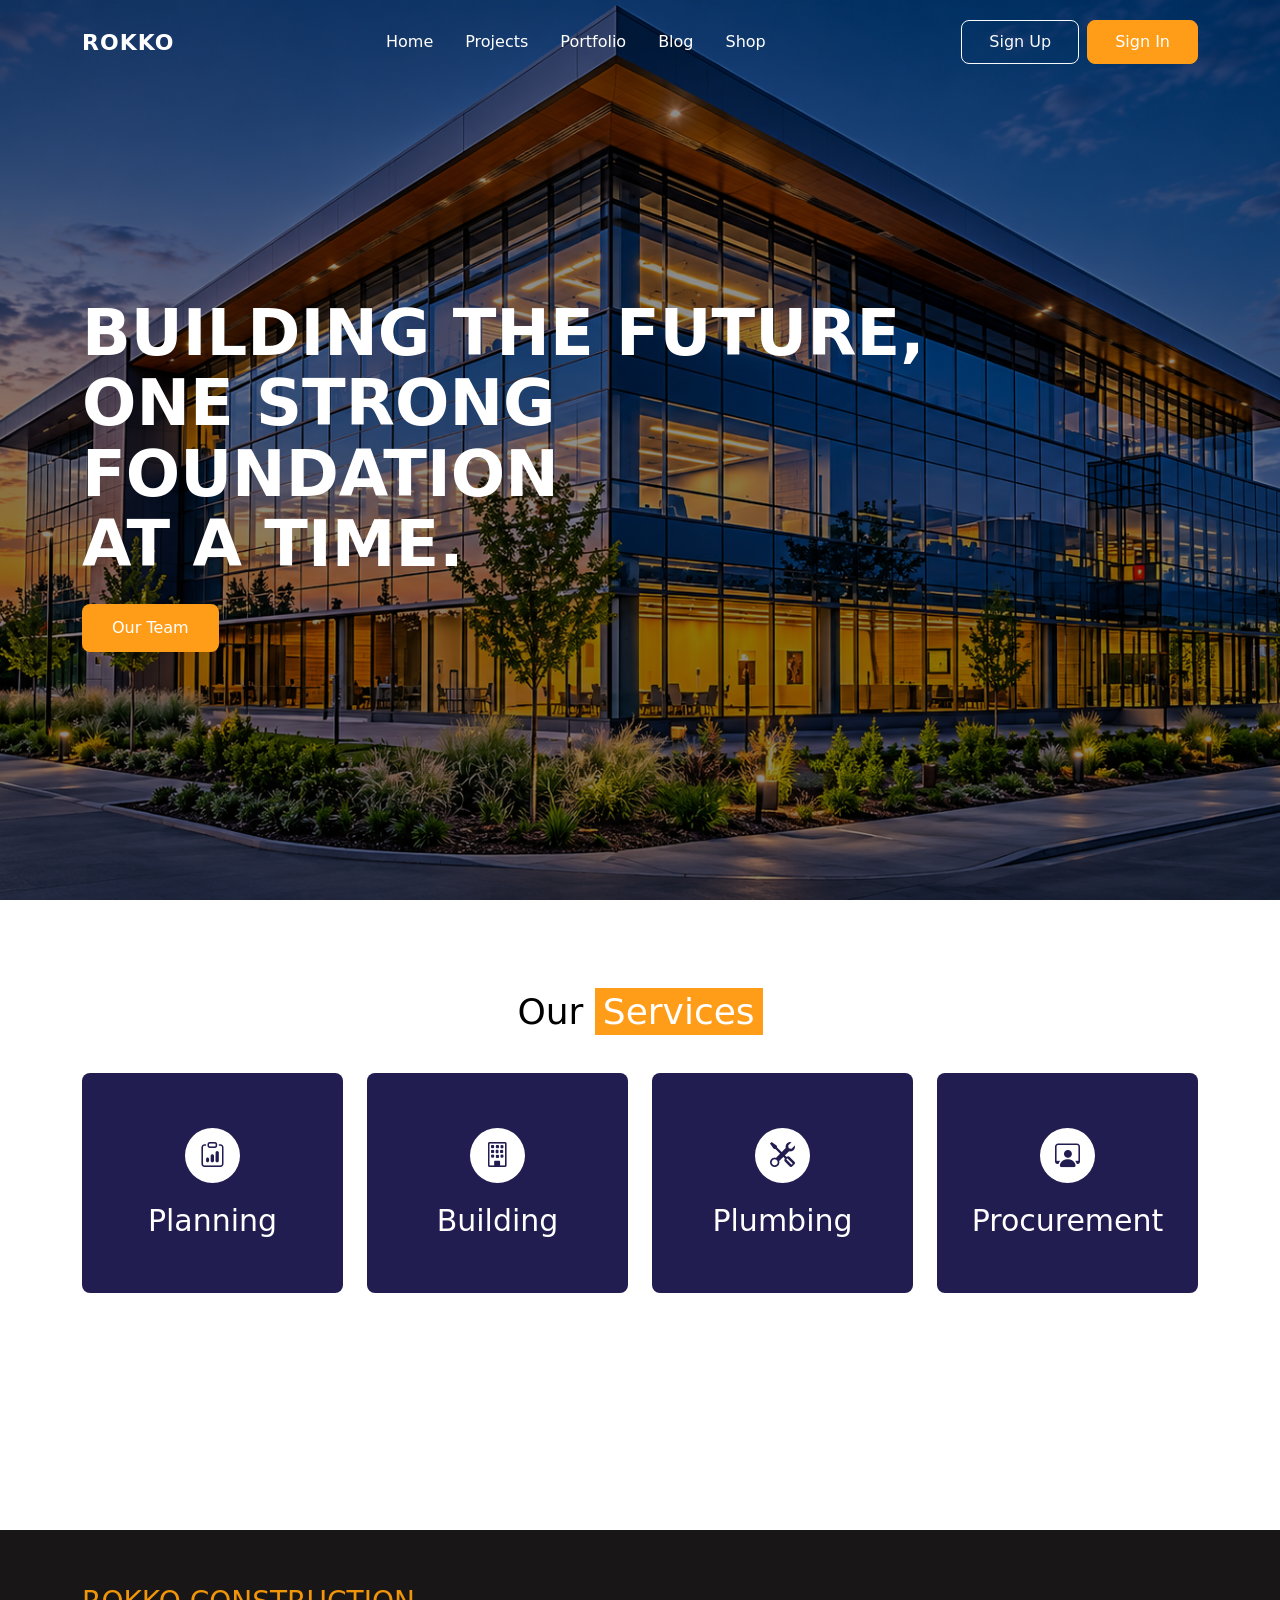
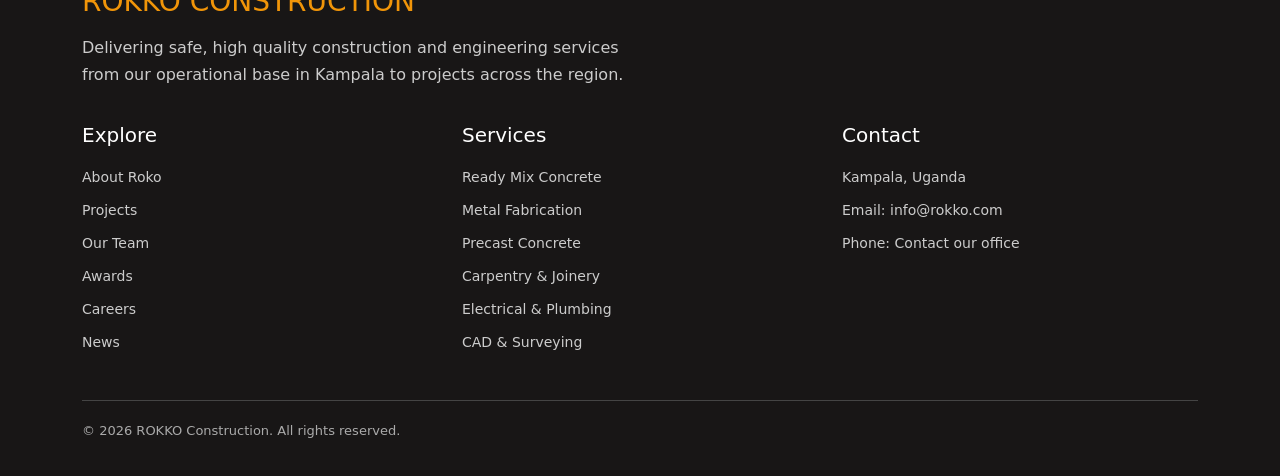
<file: index.html>
<!doctype html>
<html lang="en">
  <head>
    <meta charset="UTF-8" />
    <meta name="viewport" content="width=device-width, initial-scale=1.0" />
    <title>ROKKO Building</title>

    <link
      href="https://cdn.jsdelivr.net/npm/bootstrap@5.3.8/dist/css/bootstrap.min.css"
      rel="stylesheet"
      integrity="sha384-sRIl4kxILFvY47J16cr9ZwB07vP4J8+LH7qKQnuqkuIAvNWLzeN8tE5YBujZqJLB"
      crossorigin="anonymous"
    />

    <link
      rel="stylesheet"
      href="https://cdn.jsdelivr.net/npm/bootstrap-icons@1.13.1/font/bootstrap-icons.min.css"
    />

    <link rel="stylesheet" href="style.css" />
  </head>

  <body>
    <nav
      class="navbar navbar-expand-lg navbar-dark fixed-top bg-transparent"
      id="mainNavbar"
    >
      <div class="container">
        <a class="navbar-brand fw-bold" href="index.html">ROKKO</a>

        <button
          class="navbar-toggler"
          type="button"
          data-bs-toggle="collapse"
          data-bs-target="#navbarContent"
        >
          <span class="navbar-toggler-icon"></span>
        </button>

        <div class="collapse navbar-collapse pageLinks" id="navbarContent">
          <ul class="navbar-nav mx-auto gap-lg-3">
            <li class="nav-item">
              <a class="nav-link text-white" href="index.html">Home</a>
            </li>

            <li class="nav-item">
              <a class="nav-link text-white" href="projects.html">Projects</a>
            </li>

            <li class="nav-item">
              <a class="nav-link text-white" href="portfolio.html">Portfolio</a>
            </li>

            <li class="nav-item">
              <a class="nav-link text-white" href="blog.html">Blog</a>
            </li>

            <li class="nav-item">
              <a class="nav-link text-white" href="shop.html">Shop</a>
            </li>
          </ul>

          <div class="d-flex gap-2">
            <a href="signup.html" class="btn btn-outline-light">Sign Up</a>
            <a href="signin.html" class="btn btn-warning text-white">Sign In</a>
          </div>
        </div>
      </div>
    </nav>

    <section class="hero">
      <div class="container hero-content">
        <h1 class="hero-title">
          BUILDING THE FUTURE,<br />
          ONE STRONG FOUNDATION<br />
          AT A TIME.
        </h1>

        <a href="team.html" class="btn btn-warning text-white hero-button">
          Our Team
        </a>
      </div>
    </section>

    <section class="services" id="services">
      <div class="container">
        <h2 class="services-heading">Our <span>Services</span></h2>

        <div class="row g-4">
          <div class="col-12 col-sm-6 col-lg-3">
            <div class="service-card reveal">
              <div class="service-icon">
                <i class="bi bi-clipboard-data"></i>
              </div>
              <h3>Planning</h3>
            </div>
          </div>

          <div class="col-12 col-sm-6 col-lg-3">
            <div class="service-card reveal">
              <div class="service-icon">
                <i class="bi bi-building"></i>
              </div>
              <h3>Building</h3>
            </div>
          </div>

          <div class="col-12 col-sm-6 col-lg-3">
            <div class="service-card reveal">
              <div class="service-icon">
                <i class="bi bi-tools"></i>
              </div>
              <h3>Plumbing</h3>
            </div>
          </div>

          <div class="col-12 col-sm-6 col-lg-3">
            <div class="service-card reveal">
              <div class="service-icon">
                <i class="bi bi-person-workspace"></i>
              </div>
              <h3>Procurement</h3>
            </div>
          </div>
        </div>
      </div>
    </section>

    <footer>
      <div class="container">
        <div class="footer-intro">
          <h1 class="footer-logo">ROKKO CONSTRUCTION</h1>

          <p>
            Delivering safe, high quality construction and engineering services
            from our operational base in Kampala to projects across the region.
          </p>
        </div>

        <div class="row g-4 footer-links">
          <div class="col-6 col-md-4">
            <h2>Explore</h2>
            <a href="#">About Roko</a>
            <a href="#">Projects</a>
            <a href="#">Our Team</a>
            <a href="#">Awards</a>
            <a href="#">Careers</a>
            <a href="#">News</a>
          </div>

          <div class="col-6 col-md-4">
            <h2>Services</h2>
            <a href="#">Ready Mix Concrete</a>
            <a href="#">Metal Fabrication</a>
            <a href="#">Precast Concrete</a>
            <a href="#">Carpentry & Joinery</a>
            <a href="#">Electrical & Plumbing</a>
            <a href="#">CAD & Surveying</a>
          </div>

          <div class="col-12 col-md-4">
            <h2>Contact</h2>
            <p>Kampala, Uganda</p>
            <p>Email: info@rokko.com</p>
            <p>Phone: Contact our office</p>
          </div>
        </div>

        <div class="footer-bottom">
          <p>&copy; 2026 ROKKO Construction. All rights reserved.</p>
        </div>
      </div>
    </footer>

    <script
      src="https://cdn.jsdelivr.net/npm/bootstrap@5.3.8/dist/js/bootstrap.bundle.min.js"
      integrity="sha384-FKyoEForCGlyvwx9Hj09JcYn3nv7wiPVlz7YYwJrWVcXK/BmnVDxM+D2scQbITxI"
      crossorigin="anonymous"
    ></script>

    <script src="script.js"></script>
  </body>
</html>
</file>
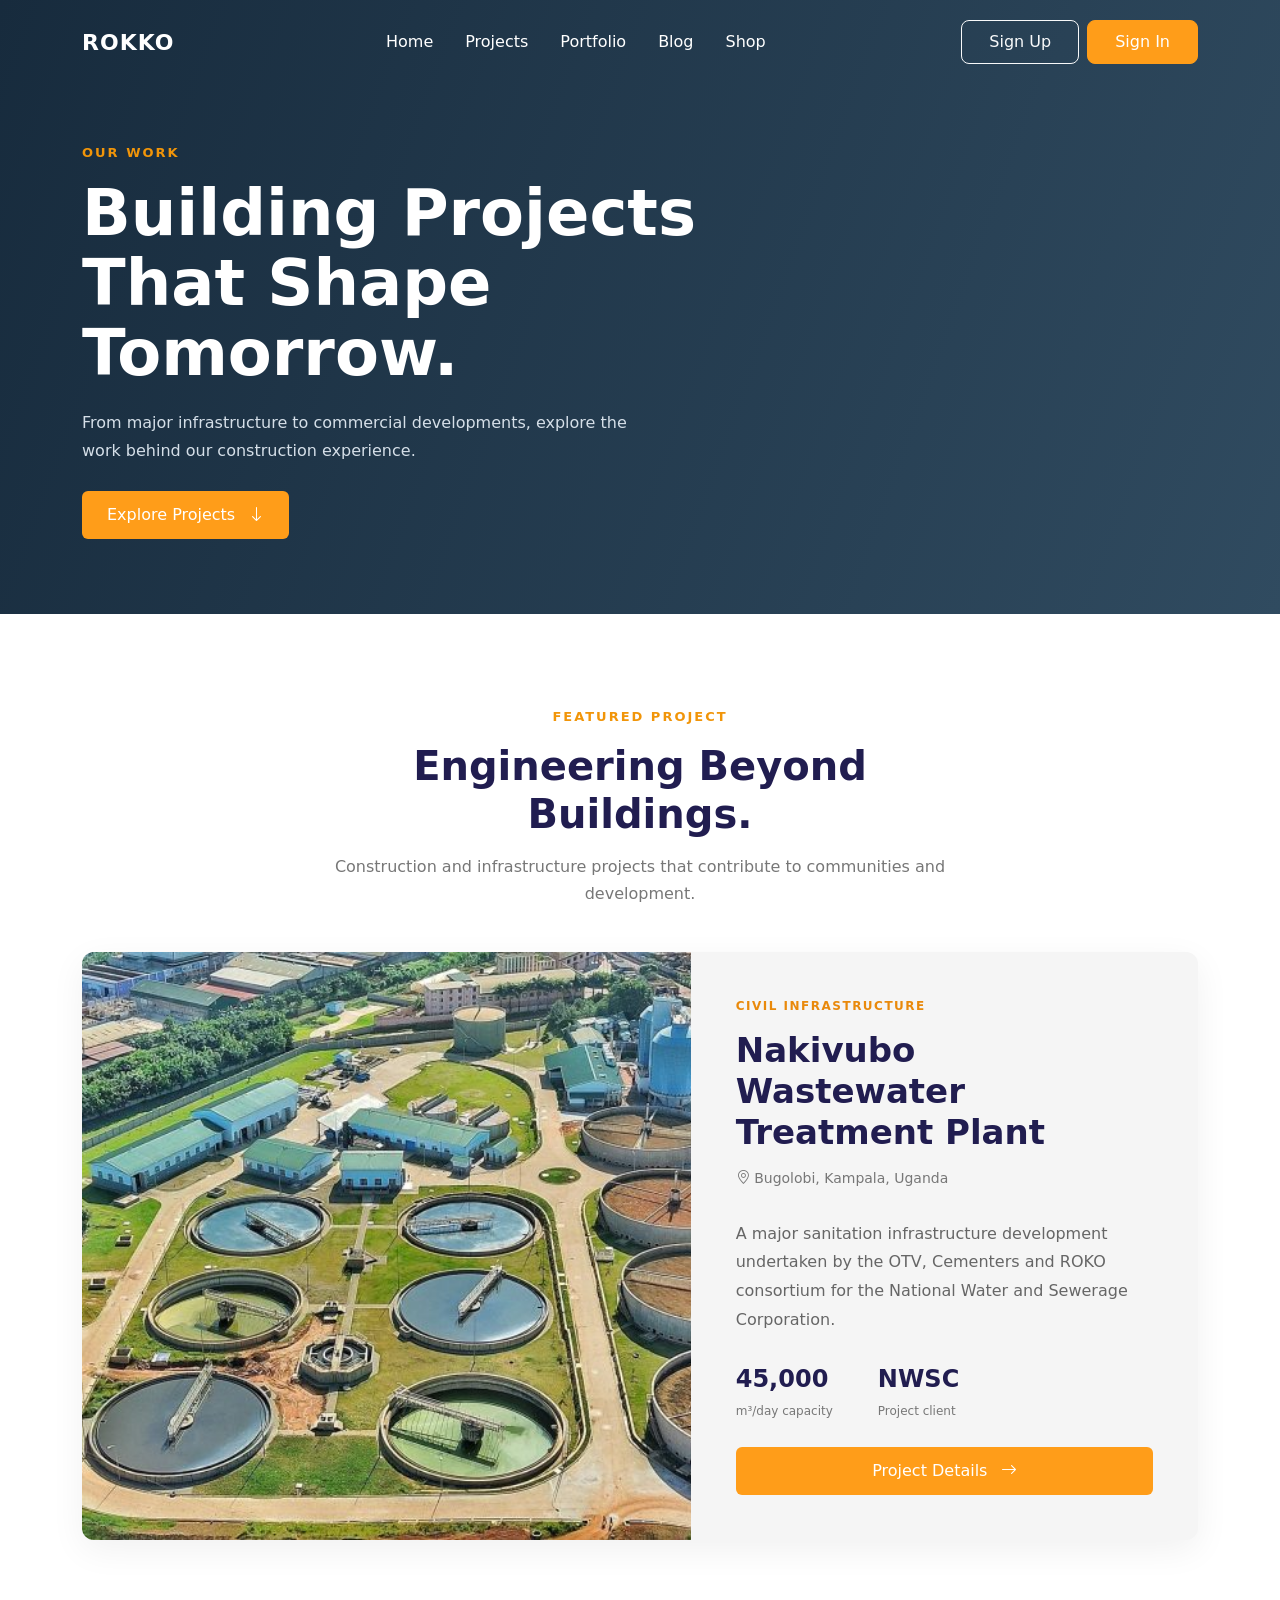
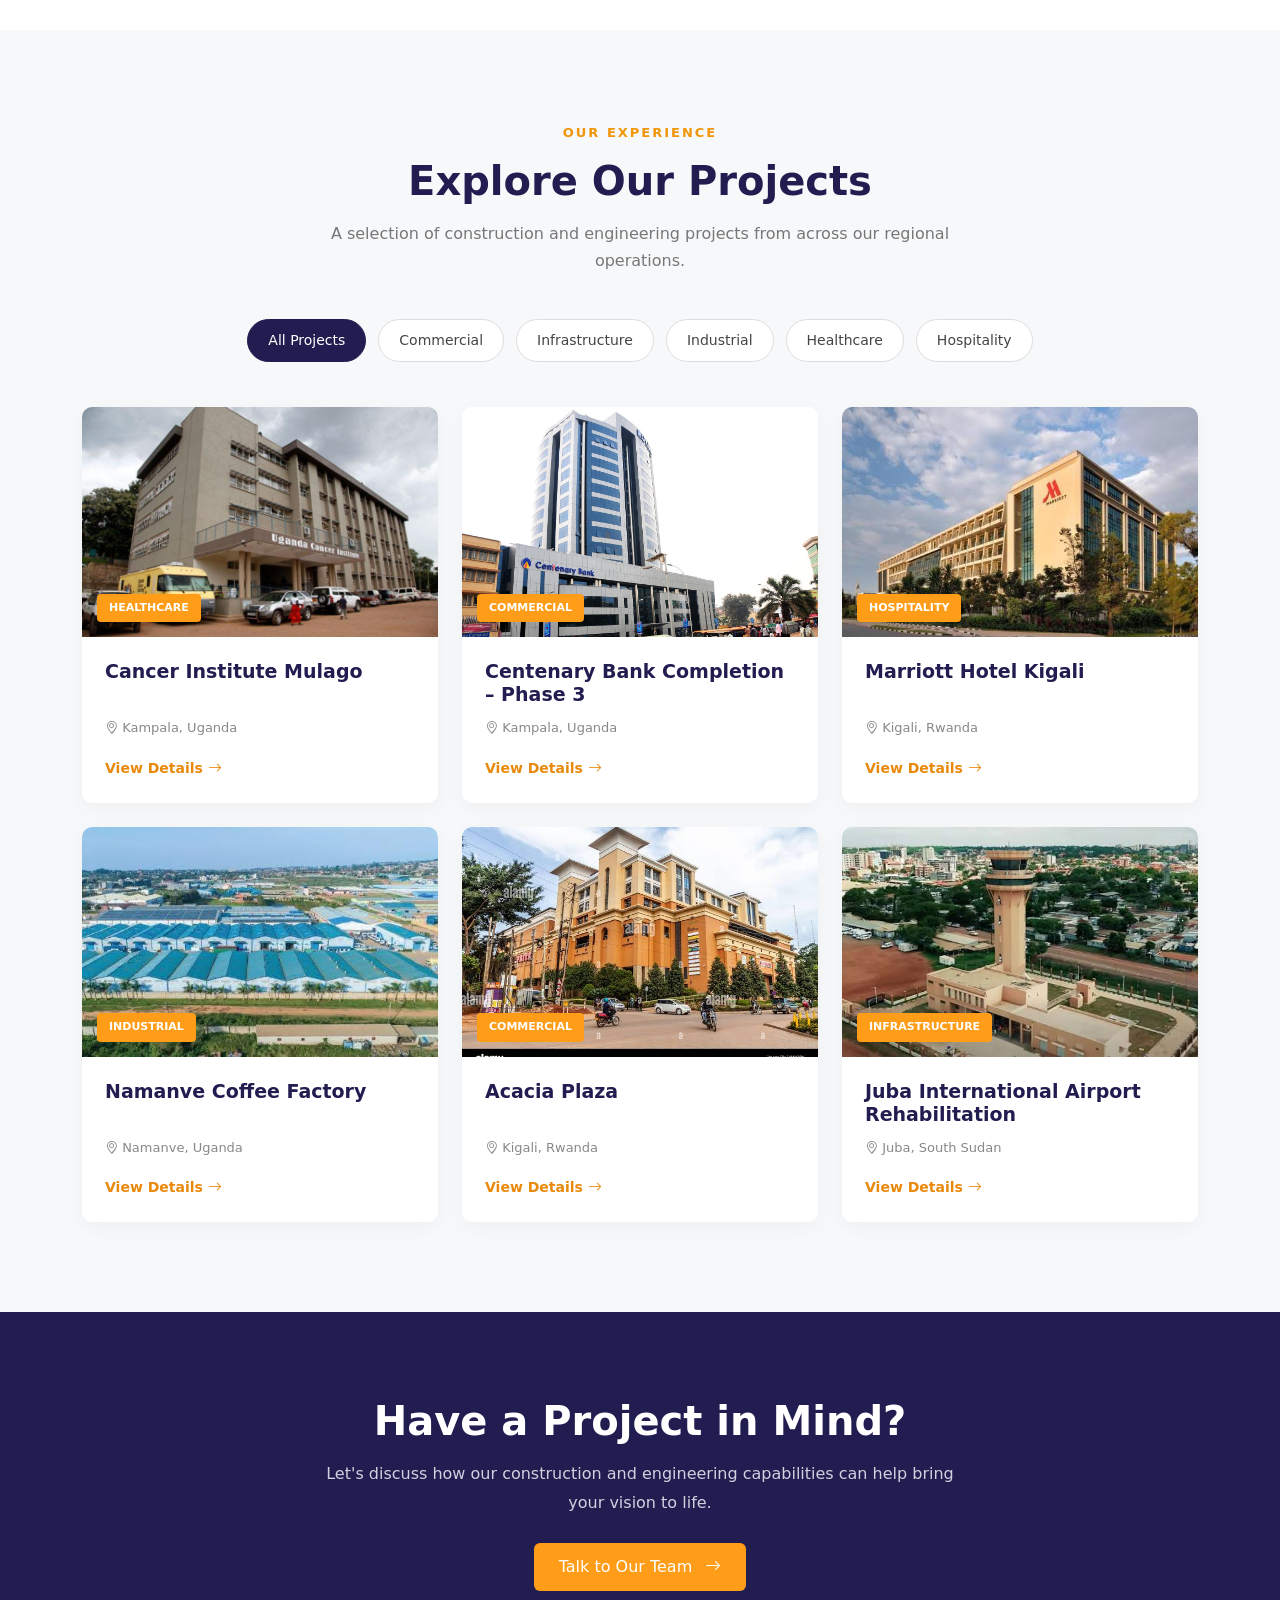
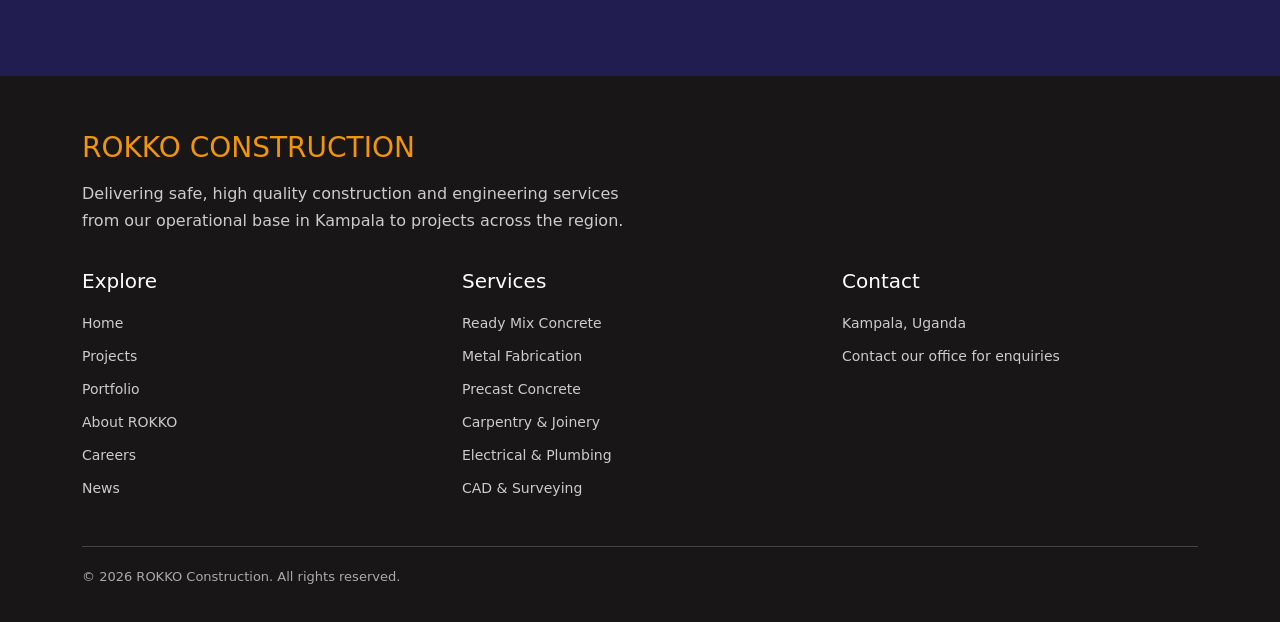
<file: projects.html>
<!doctype html>
<html lang="en">
  <head>
    <meta charset="UTF-8" />
    <meta name="viewport" content="width=device-width, initial-scale=1.0" />

    <title>Our Projects | ROKKO Construction</title>

    <link
      href="https://cdn.jsdelivr.net/npm/bootstrap@5.3.8/dist/css/bootstrap.min.css"
      rel="stylesheet"
      integrity="sha384-sRIl4kxILFvY47J16cr9ZwB07vP4J8+LH7qKQnuqkuIAvNWLzeN8tE5YBujZqJLB"
      crossorigin="anonymous"
    />

    <link
      rel="stylesheet"
      href="https://cdn.jsdelivr.net/npm/bootstrap-icons@1.13.1/font/bootstrap-icons.min.css"
    />

    <link rel="stylesheet" href="style.css" />
    <link rel="stylesheet" href="projects.css" />
  </head>

  <body>
    <nav
      class="navbar navbar-expand-lg navbar-dark fixed-top bg-transparent"
      id="mainNavbar"
    >
      <div class="container">
        <a class="navbar-brand fw-bold" href="index.html">ROKKO</a>

        <button
          class="navbar-toggler"
          type="button"
          data-bs-toggle="collapse"
          data-bs-target="#navbarContent"
        >
          <span class="navbar-toggler-icon"></span>
        </button>

        <div class="collapse navbar-collapse pageLinks" id="navbarContent">
          <ul class="navbar-nav mx-auto gap-lg-3">
            <li class="nav-item">
              <a class="nav-link text-white" href="index.html">Home</a>
            </li>

            <li class="nav-item">
              <a class="nav-link text-white active" href="projects.html"
                >Projects</a
              >
            </li>

            <li class="nav-item">
              <a class="nav-link text-white" href="portfolio.html">Portfolio</a>
            </li>

            <li class="nav-item">
              <a class="nav-link text-white" href="blog.html">Blog</a>
            </li>

            <li class="nav-item">
              <a class="nav-link text-white" href="shop.html">Shop</a>
            </li>
          </ul>

          <div class="d-flex gap-2">
            <a href="signup.html" class="btn btn-outline-light">Sign Up</a>
            <a href="signin.html" class="btn btn-warning text-white">Sign In</a>
          </div>
        </div>
      </div>
    </nav>

    <header class="projects-hero">
      <div class="container">
        <div class="projects-hero-content">
          <span class="section-tag">OUR WORK</span>

          <h1>Building Projects That Shape Tomorrow.</h1>

          <p>
            From major infrastructure to commercial developments, explore the
            work behind our construction experience.
          </p>

          <a href="#project-gallery" class="btn btn-warning text-white">
            Explore Projects
            <i class="bi bi-arrow-down ms-2"></i>
          </a>
        </div>
      </div>
    </header>

    <section class="featured-project">
      <div class="container">
        <div class="section-heading">
          <span class="section-tag">FEATURED PROJECT</span>
          <h2>Engineering Beyond Buildings.</h2>
          <p>
            Construction and infrastructure projects that contribute to
            communities and development.
          </p>
        </div>

        <div class="featured-card">
          <div class="featured-image">
            <img
              src="images/nakivubo.jpg"
              alt="Nakivubo wastewater treatment plant in Bugolobi"
            />
          </div>

          <div class="featured-info">
            <span class="project-category">CIVIL INFRASTRUCTURE</span>

            <h2>Nakivubo Wastewater Treatment Plant</h2>

            <p class="project-location">
              <i class="bi bi-geo-alt"></i>
              Bugolobi, Kampala, Uganda
            </p>

            <p>
              A major sanitation infrastructure development undertaken by the
              OTV, Cementers and ROKO consortium for the National Water and
              Sewerage Corporation.
            </p>

            <div class="project-facts">
              <div>
                <h3>45,000</h3>
                <span>m³/day capacity</span>
              </div>

              <div>
                <h3>NWSC</h3>
                <span>Project client</span>
              </div>
            </div>

            <button
              class="btn btn-warning text-white"
              data-bs-toggle="modal"
              data-bs-target="#nakivuboModal"
            >
              Project Details
              <i class="bi bi-arrow-right ms-2"></i>
            </button>
          </div>
        </div>
      </div>
    </section>

    <section class="project-gallery" id="project-gallery">
      <div class="container">
        <div class="section-heading">
          <span class="section-tag">OUR EXPERIENCE</span>
          <h2>Explore Our Projects</h2>
          <p>
            A selection of construction and engineering projects from across our
            regional operations.
          </p>
        </div>

        <div class="project-filters">
          <button class="filter-btn active" data-filter="all">
            All Projects
          </button>
          <button class="filter-btn" data-filter="commercial">
            Commercial
          </button>
          <button class="filter-btn" data-filter="infrastructure">
            Infrastructure
          </button>
          <button class="filter-btn" data-filter="industrial">
            Industrial
          </button>
          <button class="filter-btn" data-filter="healthcare">
            Healthcare
          </button>
          <button class="filter-btn" data-filter="hospitality">
            Hospitality
          </button>
        </div>

        <div class="row g-4 project-grid">
          <div
            class="col-12 col-sm-6 col-lg-4 project-item reveal"
            data-category="healthcare"
          >
            <div class="project-card">
              <div class="project-image">
                <img
                  src="images/cancer-institute.jpg"
                  alt="Uganda Cancer Institute project"
                />

                <span>Healthcare</span>
              </div>

              <div class="project-card-info">
                <h3>Cancer Institute Mulago</h3>
                <p><i class="bi bi-geo-alt"></i> Kampala, Uganda</p>

                <button
                  class="project-details-btn"
                  data-title="Cancer Institute Mulago"
                  data-location="Mulago, Kampala, Uganda"
                  data-description="A healthcare construction project listed in ROKO Construction's Uganda project portfolio."
                >
                  View Details <i class="bi bi-arrow-right"></i>
                </button>
              </div>
            </div>
          </div>

          <div
            class="col-12 col-sm-6 col-lg-4 project-item reveal"
            data-category="commercial"
          >
            <div class="project-card">
              <div class="project-image">
                <img
                  src="images/centenary-bank.jpg"
                  alt="Centenary Bank headquarters project"
                />

                <span>Commercial</span>
              </div>

              <div class="project-card-info">
                <h3>Centenary Bank Completion – Phase 3</h3>
                <p><i class="bi bi-geo-alt"></i> Kampala, Uganda</p>

                <button
                  class="project-details-btn"
                  data-title="Centenary Bank Completion – Phase 3"
                  data-location="Kampala, Uganda"
                  data-description="A commercial banking development listed in ROKO Construction's Uganda project portfolio."
                >
                  View Details <i class="bi bi-arrow-right"></i>
                </button>
              </div>
            </div>
          </div>

          <div
            class="col-12 col-sm-6 col-lg-4 project-item reveal"
            data-category="hospitality"
          >
            <div class="project-card">
              <div class="project-image">
                <img
                  src="images/marriott-kigali.jpg"
                  alt="Marriott Hotel Kigali"
                />

                <span>Hospitality</span>
              </div>

              <div class="project-card-info">
                <h3>Marriott Hotel Kigali</h3>
                <p><i class="bi bi-geo-alt"></i> Kigali, Rwanda</p>

                <button
                  class="project-details-btn"
                  data-title="Marriott Hotel Kigali"
                  data-location="Kigali, Rwanda"
                  data-description="Completion of New Century Apartments and Marriott Hotel Kigali are listed among ROKO's Rwanda works."
                >
                  View Details <i class="bi bi-arrow-right"></i>
                </button>
              </div>
            </div>
          </div>

          <div
            class="col-12 col-sm-6 col-lg-4 project-item reveal"
            data-category="industrial"
          >
            <div class="project-card">
              <div class="project-image">
                <img
                  src="images/namanve-factory.jpg"
                  alt="Namanve Coffee Factory"
                />

                <span>Industrial</span>
              </div>

              <div class="project-card-info">
                <h3>Namanve Coffee Factory</h3>
                <p><i class="bi bi-geo-alt"></i> Namanve, Uganda</p>

                <button
                  class="project-details-btn"
                  data-title="Namanve Coffee Factory"
                  data-location="Namanve, Uganda"
                  data-description="An industrial construction project listed in ROKO Construction's Uganda portfolio."
                >
                  View Details <i class="bi bi-arrow-right"></i>
                </button>
              </div>
            </div>
          </div>

          <div
            class="col-12 col-sm-6 col-lg-4 project-item reveal"
            data-category="commercial"
          >
            <div class="project-card">
              <div class="project-image">
                <img src="images/acacia-plaza.jpg" alt="Acacia Plaza Kigali" />

                <span>Commercial</span>
              </div>

              <div class="project-card-info">
                <h3>Acacia Plaza</h3>
                <p><i class="bi bi-geo-alt"></i> Kigali, Rwanda</p>

                <button
                  class="project-details-btn"
                  data-title="Acacia Plaza"
                  data-location="Kigali, Rwanda"
                  data-description="A commercial development listed among ROKO Construction's Rwanda projects."
                >
                  View Details <i class="bi bi-arrow-right"></i>
                </button>
              </div>
            </div>
          </div>

          <div
            class="col-12 col-sm-6 col-lg-4 project-item reveal"
            data-category="infrastructure"
          >
            <div class="project-card">
              <div class="project-image">
                <img
                  src="images/juba-airport.jpg"
                  alt="Juba International Airport"
                />

                <span>Infrastructure</span>
              </div>

              <div class="project-card-info">
                <h3>Juba International Airport Rehabilitation</h3>
                <p><i class="bi bi-geo-alt"></i> Juba, South Sudan</p>

                <button
                  class="project-details-btn"
                  data-title="Juba International Airport Rehabilitation"
                  data-location="Juba, South Sudan"
                  data-description="Airport rehabilitation works listed in ROKO Construction's South Sudan infrastructure portfolio."
                >
                  View Details <i class="bi bi-arrow-right"></i>
                </button>
              </div>
            </div>
          </div>
        </div>
      </div>
    </section>

    <section class="project-cta">
      <div class="container">
        <div class="project-cta-content">
          <h2>Have a Project in Mind?</h2>
          <p>
            Let's discuss how our construction and engineering capabilities can
            help bring your vision to life.
          </p>

          <a href="contact.html" class="btn btn-warning text-white">
            Talk to Our Team
            <i class="bi bi-arrow-right ms-2"></i>
          </a>
        </div>
      </div>
    </section>

    <footer>
      <div class="container">
        <div class="footer-intro">
          <h1 class="footer-logo">ROKKO CONSTRUCTION</h1>

          <p>
            Delivering safe, high quality construction and engineering services
            from our operational base in Kampala to projects across the region.
          </p>
        </div>

        <div class="row g-4 footer-links">
          <div class="col-6 col-md-4">
            <h2>Explore</h2>
            <a href="index.html">Home</a>
            <a href="projects.html">Projects</a>
            <a href="portfolio.html">Portfolio</a>
            <a href="#">About ROKKO</a>
            <a href="#">Careers</a>
            <a href="#">News</a>
          </div>

          <div class="col-6 col-md-4">
            <h2>Services</h2>
            <a href="#">Ready Mix Concrete</a>
            <a href="#">Metal Fabrication</a>
            <a href="#">Precast Concrete</a>
            <a href="#">Carpentry & Joinery</a>
            <a href="#">Electrical & Plumbing</a>
            <a href="#">CAD & Surveying</a>
          </div>

          <div class="col-12 col-md-4">
            <h2>Contact</h2>
            <p>Kampala, Uganda</p>
            <p>Contact our office for enquiries</p>
          </div>
        </div>

        <div class="footer-bottom">
          <p>&copy; 2026 ROKKO Construction. All rights reserved.</p>
        </div>
      </div>
    </footer>

    <div
      class="modal fade"
      id="nakivuboModal"
      tabindex="-1"
      aria-labelledby="nakivuboModalLabel"
      aria-hidden="true"
    >
      <div class="modal-dialog modal-dialog-centered">
        <div class="modal-content">
          <div class="modal-header">
            <h5 class="modal-title" id="nakivuboModalLabel">
              Nakivubo Wastewater Treatment Plant
            </h5>

            <button
              type="button"
              class="btn-close"
              data-bs-dismiss="modal"
            ></button>
          </div>

          <div class="modal-body">
            <img
              src="images/nakivubo.jpg"
              class="modal-project-image"
              alt="Nakivubo wastewater treatment plant"
            />

            <p class="mt-3">
              The Nakivubo Wastewater Treatment Plant is a major sanitation
              infrastructure project in Bugolobi, Kampala.
            </p>

            <ul class="project-modal-facts">
              <li>
                <strong>Client:</strong> National Water and Sewerage Corporation
              </li>
              <li><strong>Location:</strong> Bugolobi, Kampala</li>
              <li><strong>Capacity:</strong> 45,000 m³ per day</li>
              <li>
                <strong>ROKO's role:</strong> Consortium construction partner
              </li>
            </ul>

            <p class="small text-muted">
              The project was delivered through the OTV/Cementers/ROKO
              consortium.
            </p>
          </div>

          <div class="modal-footer">
            <button class="btn btn-secondary" data-bs-dismiss="modal">
              Close
            </button>
          </div>
        </div>
      </div>
    </div>

    <div
      class="modal fade"
      id="projectModal"
      tabindex="-1"
      aria-labelledby="projectModalLabel"
      aria-hidden="true"
    >
      <div class="modal-dialog modal-dialog-centered">
        <div class="modal-content">
          <div class="modal-header">
            <h5 class="modal-title" id="projectModalLabel">Project</h5>

            <button
              type="button"
              class="btn-close"
              data-bs-dismiss="modal"
            ></button>
          </div>

          <div class="modal-body">
            <p id="projectModalLocation" class="text-muted"></p>
            <p id="projectModalDescription"></p>
          </div>

          <div class="modal-footer">
            <button class="btn btn-secondary" data-bs-dismiss="modal">
              Close
            </button>
          </div>
        </div>
      </div>
    </div>

    <script
      src="https://cdn.jsdelivr.net/npm/bootstrap@5.3.8/dist/js/bootstrap.bundle.min.js"
      integrity="sha384-FKyoEForCGlyvwx9Hj09JcYn3nv7wiPVlz7YYwJrWVcXK/BmnVDxM+D2scQbITxI"
      crossorigin="anonymous"
    ></script>

    <script src="script.js"></script>
    <script src="projects.js"></script>
  </body>
</html>
</file>
<file: style.css>
* {
  box-sizing: border-box;
  padding: 0;
  margin: 0;
}

html {
  scroll-behavior: smooth;
}

body {
  overflow-x: hidden;
}

a {
  text-decoration: none;
  color: white;
}

/* NAVBAR */

.navbar {
  padding: 20px 0;
  transition:
    background-color 0.3s ease,
    padding 0.3s ease;
}

.navbar.scrolled {
  background-color: rgba(20, 20, 27, 0.96) !important;
  padding: 12px 0;
  box-shadow: 0 3px 15px rgba(0, 0, 0, 0.2);
  backdrop-filter: blur(10px);
}

.navbar-brand {
  font-size: 22px;
  letter-spacing: 1px;
}

.pageLinks a {
  font-weight: 500;
  transition: color 0.25s ease;
}

.pageLinks a:hover {
  color: #ff9d19 !important;
}

.navbar .btn {
  transition:
    transform 0.25s ease,
    background-color 0.25s ease;
  padding: 9px 27px;
  border-radius: 8px;
}

.navbar .btn:hover {
  transform: translateY(-3px);
}

.navbar .btn-warning {
  background-color: #ff9d19;
  border-color: #ff9d19;
}

.navbar .btn-warning:hover {
  background-color: #e9890b;
  border-color: #e9890b;
}

.navbar-collapse.show {
  background-color: rgba(20, 20, 27, 0.96);
  padding: 15px;
  border-radius: 8px;
  margin-top: 10px;
}

/* HERO SECTION */

.hero {
  min-height: 100vh;
  min-height: 100svh;

  background-image:
    linear-gradient(rgba(0, 0, 0, 0.45), rgba(0, 0, 0, 0.45)),
    url('images/building.png');

  background-size: cover;
  background-position: center;
  background-repeat: no-repeat;

  display: flex;
  align-items: center;
  padding: 100px 0 50px;
}

.hero-content {
  color: white;
}

.hero-title {
  font-size: clamp(38px, 5vw, 65px);
  font-weight: 800;
  line-height: 1.1;
  max-width: 850px;
  margin-bottom: 25px;
  animation: heroEnter 1s ease both;
}

.hero-button {
  background-color: #ff9d19;
  border: none;
  padding: 12px 30px;
  border-radius: 8px;
  animation: heroEnter 1s ease 0.3s both;
  transition:
    transform 0.25s ease,
    background-color 0.25s ease;
}

.hero-button:hover {
  background-color: #e9890b;
  transform: translateY(-3px);
}

@keyframes heroEnter {
  from {
    opacity: 0;
    transform: translateY(30px);
  }

  to {
    opacity: 1;
    transform: translateY(0);
  }
}

/* SERVICES SECTION */

.services {
  min-height: 70vh;
  background-color: white;
  padding: 90px 0;
}

.services-heading {
  text-align: center;
  font-size: 36px;
  font-weight: 500;
  margin-bottom: 40px;
  color: black;
}

.services-heading span {
  background-color: #ff9d19;
  color: white;
  padding: 3px 8px;
}

.service-card {
  background-color: #211d50;
  color: white;
  min-height: 220px;
  border-radius: 8px;

  display: flex;
  flex-direction: column;
  align-items: center;
  justify-content: center;

  transition:
    transform 0.3s ease,
    box-shadow 0.3s ease;
  cursor: pointer;
}

.service-card:hover {
  transform: translateY(-10px);
  box-shadow: 0 15px 30px rgba(33, 29, 80, 0.2);
}

.service-icon {
  width: 55px;
  height: 55px;
  background-color: white;
  color: #211d50;
  border-radius: 50%;

  display: flex;
  align-items: center;
  justify-content: center;

  font-size: 25px;
  margin-bottom: 20px;

  transition:
    transform 0.3s ease,
    background-color 0.3s ease;
}

.service-card:hover .service-icon {
  transform: rotate(-8deg) scale(1.1);
  background-color: #ff9d19;
  color: white;
}

.service-card h3 {
  font-size: 30px;
  font-weight: 500;
  margin: 0;
}

/* SCROLL REVEAL */

.reveal {
  opacity: 1;
  transform: translateY(0);
}

.reveal-ready .reveal {
  opacity: 0;
  transform: translateY(35px);
  transition:
    opacity 0.7s ease,
    transform 0.7s ease;
}

.reveal-ready .reveal.visible {
  opacity: 1;
  transform: translateY(0);
}

/* FOOTER */

footer {
  background-color: rgb(24, 22, 22);
  color: white;
  padding: 55px 0 20px;
}

.footer-intro {
  margin-bottom: 35px;
}

.footer-logo {
  color: #f19509;
  font-size: 28px;
  margin-bottom: 15px;
}

.footer-intro p {
  max-width: 550px;
  line-height: 1.7;
  color: #cccccc;
}

.footer-links h2 {
  font-size: 20px;
  margin-bottom: 20px;
}

.footer-links a {
  display: block;
  font-size: 14px;
  color: #cccccc;
  margin-bottom: 12px;
  transition:
    color 0.25s ease,
    padding-left 0.25s ease;
}

.footer-links a:hover {
  color: #ff9d19;
  padding-left: 5px;
}

.footer-links p {
  font-size: 14px;
  color: #cccccc;
  margin-bottom: 12px;
}

.footer-bottom {
  border-top: 1px solid #444;
  margin-top: 35px;
  padding-top: 20px;
  color: #aaaaaa;
  font-size: 13px;
}

/* TABLETS */

@media (max-width: 991px) {
  .navbar-collapse {
    padding-top: 10px;
  }

  .navbar-nav {
    gap: 5px !important;
  }

  .navbar-collapse .d-flex {
    margin-top: 12px;
  }
}

/* MOBILE */

@media (max-width: 576px) {
  .hero {
    min-height: 85svh;
    background-position: 58% center;
  }

  .hero-title {
    font-size: clamp(34px, 9vw, 48px);
    line-height: 1.15;
  }

  .services {
    padding: 65px 0;
  }

  .services-heading {
    font-size: 30px;
    margin-bottom: 30px;
  }

  .service-card {
    min-height: 190px;
  }

  .service-card h3 {
    font-size: 25px;
  }

  footer {
    padding-top: 40px;
  }

  .footer-logo {
    font-size: 23px;
  }
}

/* ACCESSIBILITY */

@media (prefers-reduced-motion: reduce) {
  html {
    scroll-behavior: auto;
  }

  *,
  *::before,
  *::after {
    animation-duration: 0.01ms !important;
    animation-iteration-count: 1 !important;
    transition-duration: 0.01ms !important;
  }
}
</file>
<file: projects.css>
/* PROJECT HERO */

.projects-hero {
  min-height: 65vh;
  background: linear-gradient(110deg, #172b3d, #304b60);
  color: white;
  display: flex;
  align-items: center;
  padding: 140px 0 75px;
}

.projects-hero-content {
  max-width: 720px;
  animation: projectEnter 0.9s ease both;
}

.section-tag {
  display: inline-block;
  color: #f19509;
  font-size: 13px;
  font-weight: 700;
  letter-spacing: 2px;
  margin-bottom: 15px;
}

.projects-hero h1 {
  font-size: clamp(38px, 5vw, 65px);
  font-weight: 800;
  line-height: 1.1;
  margin-bottom: 20px;
}

.projects-hero p {
  color: #d5dfe8;
  max-width: 570px;
  line-height: 1.8;
  margin-bottom: 25px;
}

.projects-hero .btn,
.featured-info .btn,
.project-cta .btn {
  background-color: #ff9d19;
  border: none;
  padding: 12px 25px;
  border-radius: 6px;
  transition:
    transform 0.25s ease,
    background-color 0.25s ease;
}

.projects-hero .btn:hover,
.featured-info .btn:hover,
.project-cta .btn:hover {
  background-color: #e9890b;
  transform: translateY(-3px);
}

@keyframes projectEnter {
  from {
    opacity: 0;
    transform: translateY(25px);
  }

  to {
    opacity: 1;
    transform: translateY(0);
  }
}

/* SECTION HEADINGS */

.section-heading {
  text-align: center;
  max-width: 650px;
  margin: 0 auto 45px;
}

.section-heading h2 {
  font-size: clamp(28px, 4vw, 40px);
  font-weight: 750;
  color: #211d50;
  margin-bottom: 15px;
}

.section-heading p {
  color: #777;
  line-height: 1.7;
}

/* FEATURED PROJECT */

.featured-project {
  padding: 90px 0;
  background-color: #fff;
}

.featured-card {
  display: grid;
  grid-template-columns: 1.2fr 1fr;
  background-color: #f5f5f5;
  border-radius: 12px;
  overflow: hidden;
  box-shadow: 0 10px 35px rgba(0, 0, 0, 0.06);
}

.featured-image {
  min-height: 400px;
  overflow: hidden;
}

.featured-image img {
  width: 100%;
  height: 100%;
  min-height: 400px;
  object-fit: cover;
  transition: transform 0.6s ease;
}

.featured-card:hover .featured-image img {
  transform: scale(1.04);
}

.featured-info {
  padding: 45px;
  display: flex;
  flex-direction: column;
  justify-content: center;
}

.project-category {
  color: #e9890b;
  font-size: 12px;
  font-weight: 700;
  letter-spacing: 1.5px;
  margin-bottom: 15px;
}

.featured-info h2 {
  color: #211d50;
  font-size: clamp(25px, 3vw, 34px);
  font-weight: 750;
  margin-bottom: 15px;
}

.project-location {
  color: #777;
  font-size: 14px;
}

.featured-info > p:not(.project-location) {
  color: #666;
  line-height: 1.8;
  margin: 15px 0;
}

.project-facts {
  display: flex;
  gap: 45px;
  margin: 15px 0 25px;
}

.project-facts h3 {
  color: #211d50;
  font-size: 24px;
  font-weight: 750;
  margin-bottom: 4px;
}

.project-facts span {
  color: #777;
  font-size: 12px;
}

/* PROJECT GALLERY */

.project-gallery {
  padding: 90px 0;
  background-color: #f7f8fa;
}

.project-filters {
  display: flex;
  justify-content: center;
  flex-wrap: wrap;
  gap: 12px;
  margin-bottom: 45px;
}

.filter-btn {
  background: white;
  color: #444;
  border: 1px solid #ddd;
  padding: 10px 20px;
  border-radius: 25px;
  font-size: 14px;
  transition: all 0.25s ease;
}

.filter-btn:hover,
.filter-btn.active {
  background-color: #211d50;
  color: white;
  border-color: #211d50;
}

.project-item {
  transition:
    opacity 0.3s ease,
    transform 0.3s ease;
}

.project-item.hidden {
  display: none;
}

.project-card {
  height: 100%;
  background-color: white;
  border-radius: 10px;
  overflow: hidden;
  box-shadow: 0 5px 20px rgba(0, 0, 0, 0.04);
  transition:
    transform 0.3s ease,
    box-shadow 0.3s ease;
}

.project-card:hover {
  transform: translateY(-8px);
  box-shadow: 0 15px 30px rgba(0, 0, 0, 0.1);
}

.project-image {
  height: 230px;
  position: relative;
  overflow: hidden;
}

.project-image img {
  width: 100%;
  height: 100%;
  object-fit: cover;
  transition: transform 0.5s ease;
}

.project-card:hover .project-image img {
  transform: scale(1.07);
}

.project-image span {
  position: absolute;
  bottom: 15px;
  left: 15px;
  background-color: #ff9d19;
  color: white;
  padding: 6px 12px;
  border-radius: 4px;
  font-size: 11px;
  font-weight: 600;
  text-transform: uppercase;
}

.project-card-info {
  padding: 23px;
}

.project-card-info h3 {
  color: #211d50;
  font-size: 19px;
  font-weight: 700;
  min-height: 46px;
  margin-bottom: 12px;
}

.project-card-info p {
  color: #888;
  font-size: 13px;
  margin-bottom: 18px;
}

.project-details-btn {
  background: none;
  border: none;
  color: #e9890b;
  font-size: 14px;
  font-weight: 700;
  padding: 0;
}

.project-details-btn:hover {
  color: #211d50;
}

/* PROJECT CALL TO ACTION */

.project-cta {
  padding: 85px 0;
  background: #211d50;
  color: white;
  text-align: center;
}

.project-cta-content {
  max-width: 650px;
  margin: auto;
}

.project-cta h2 {
  font-size: clamp(28px, 4vw, 40px);
  font-weight: 750;
  margin-bottom: 15px;
}

.project-cta p {
  color: #d1d0df;
  line-height: 1.8;
  margin-bottom: 25px;
}

/* PROJECT MODALS */

.modal-project-image {
  width: 100%;
  max-height: 250px;
  object-fit: cover;
  border-radius: 6px;
}

.project-modal-facts {
  padding-left: 20px;
  line-height: 2;
  font-size: 14px;
}

/* TABLETS */

@media (max-width: 991px) {
  .featured-card {
    grid-template-columns: 1fr 1fr;
  }

  .featured-info {
    padding: 30px;
  }

  .featured-image,
  .featured-image img {
    min-height: 450px;
  }
}

/* MOBILE */

@media (max-width: 767px) {
  .projects-hero {
    min-height: 60vh;
    padding: 130px 0 65px;
  }

  .featured-project,
  .project-gallery {
    padding: 65px 0;
  }

  .featured-card {
    grid-template-columns: 1fr;
  }

  .featured-image,
  .featured-image img {
    min-height: 260px;
    height: 260px;
  }

  .featured-info {
    padding: 25px;
  }

  .project-facts {
    gap: 30px;
  }

  .project-filters {
    justify-content: flex-start;
    overflow-x: auto;
    flex-wrap: nowrap;
    padding-bottom: 12px;
  }

  .filter-btn {
    flex-shrink: 0;
  }

  .project-image {
    height: 220px;
  }

  .project-cta {
    padding: 65px 20px;
  }
}
</file>
